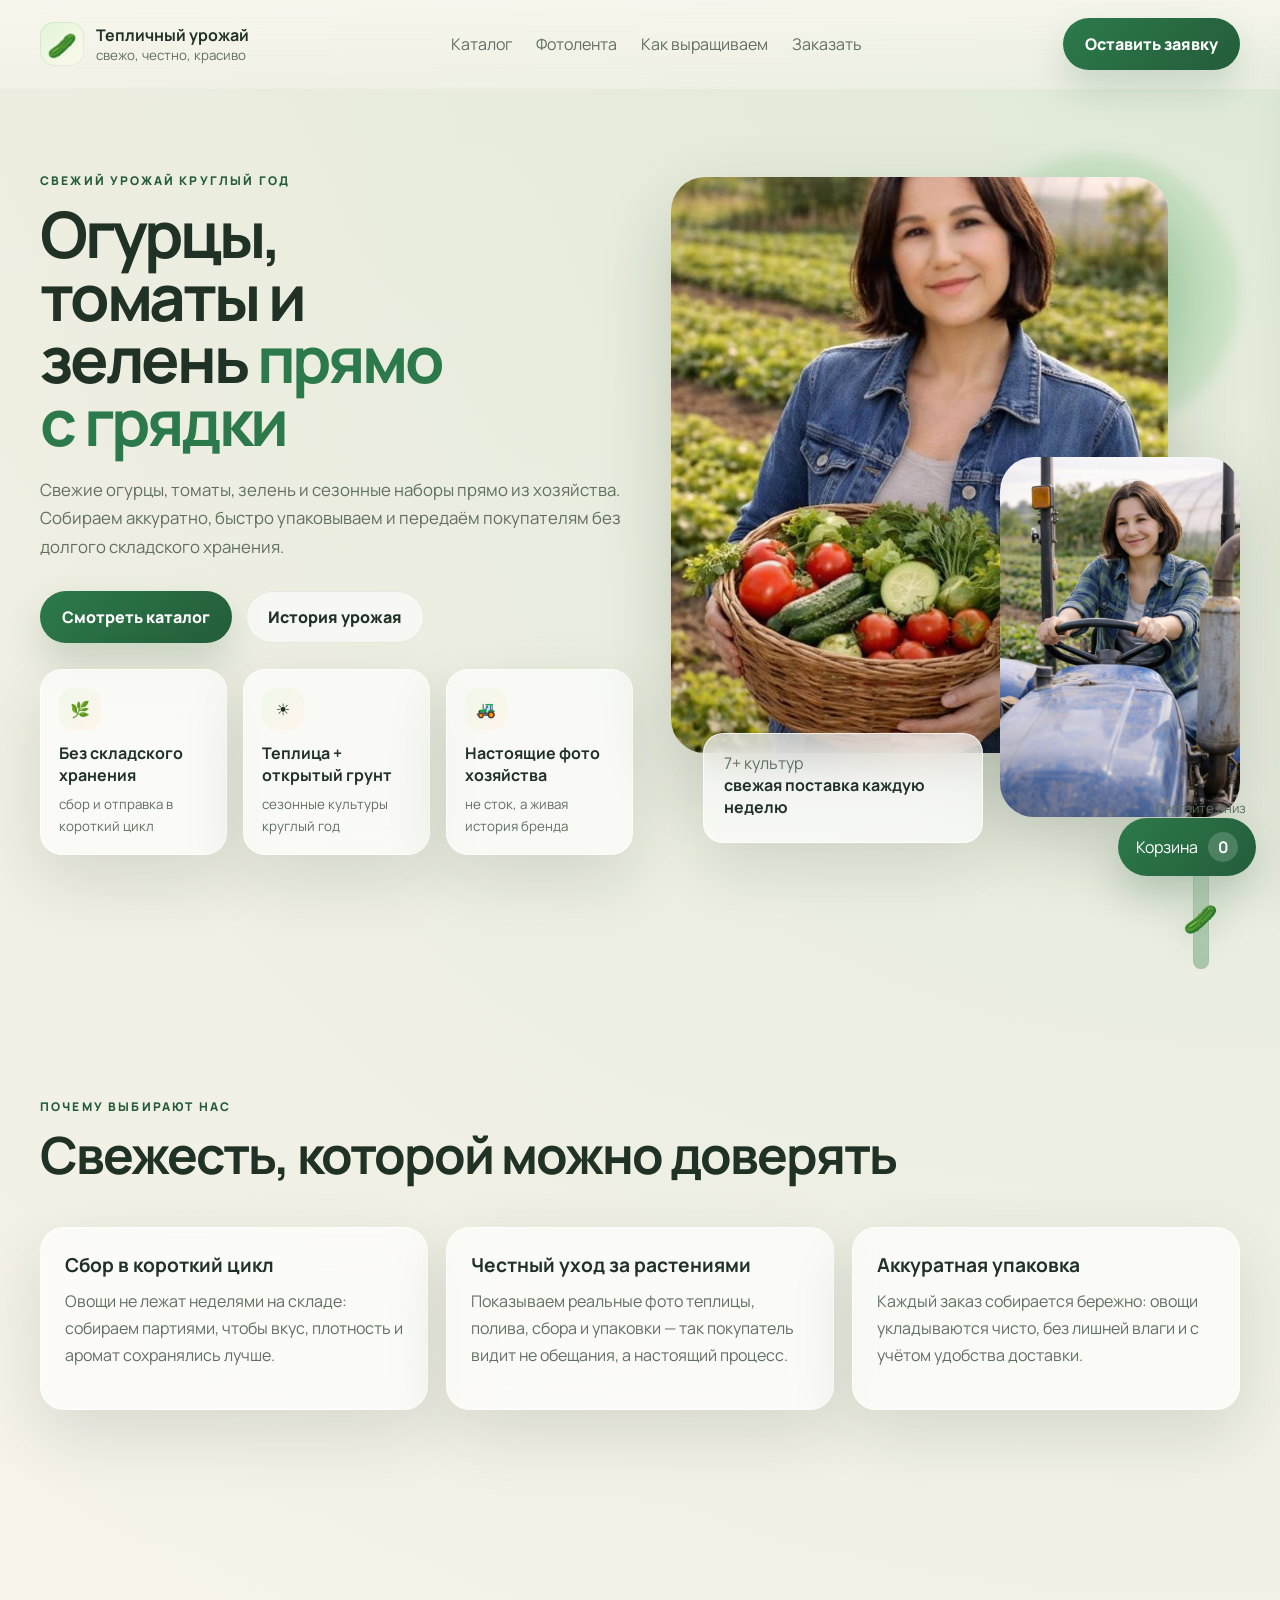
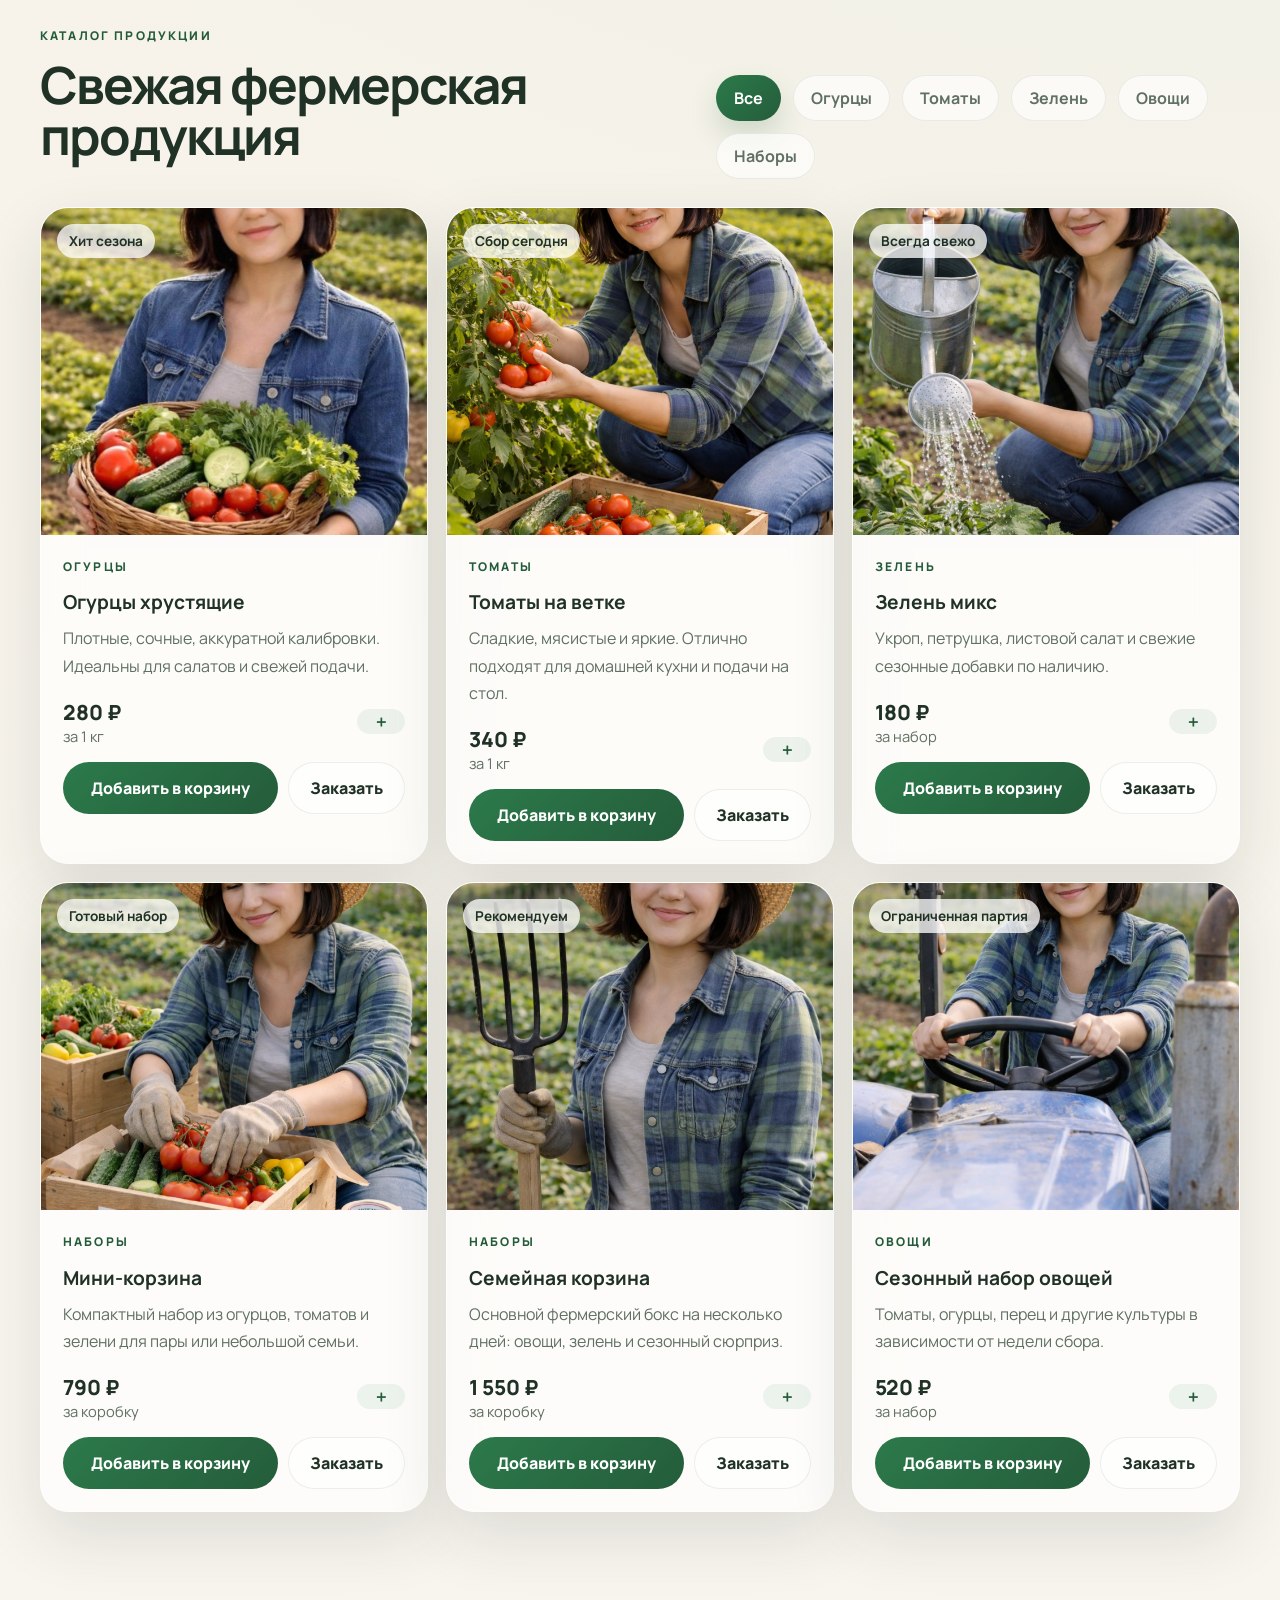
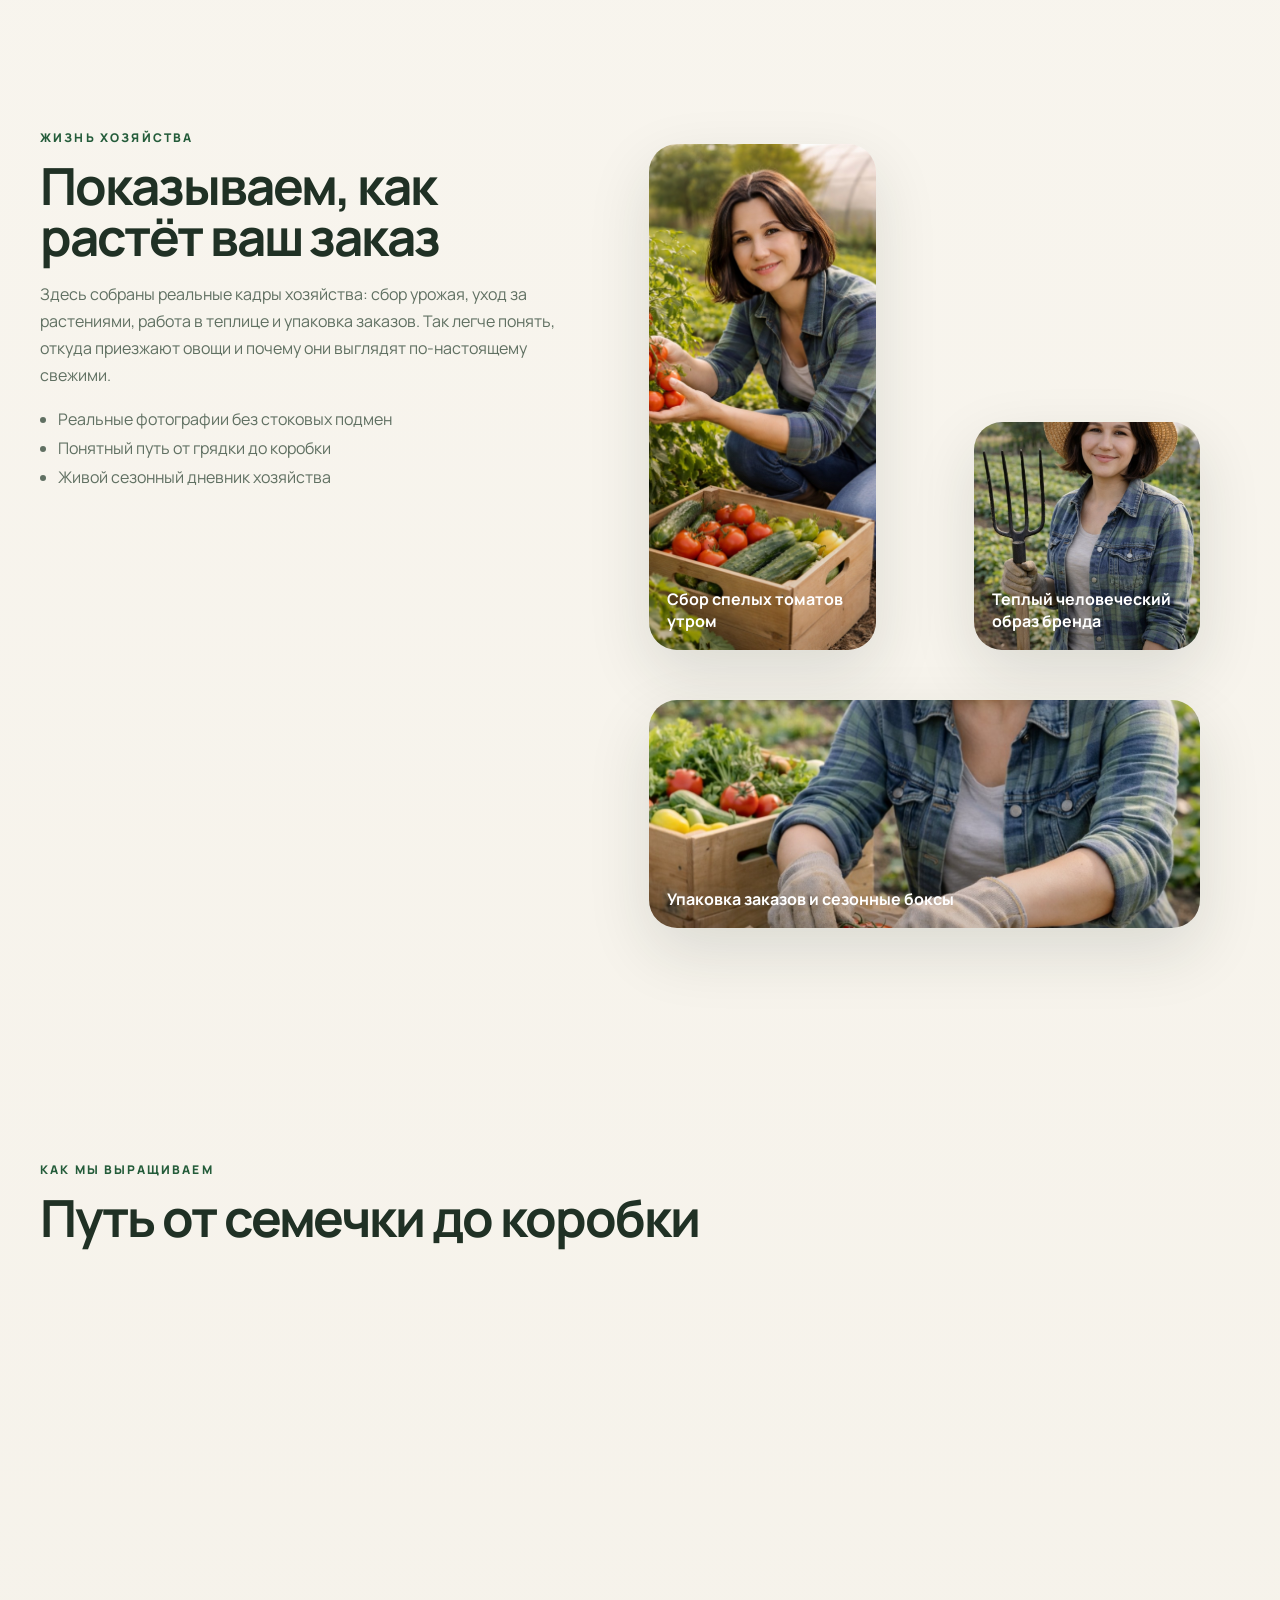
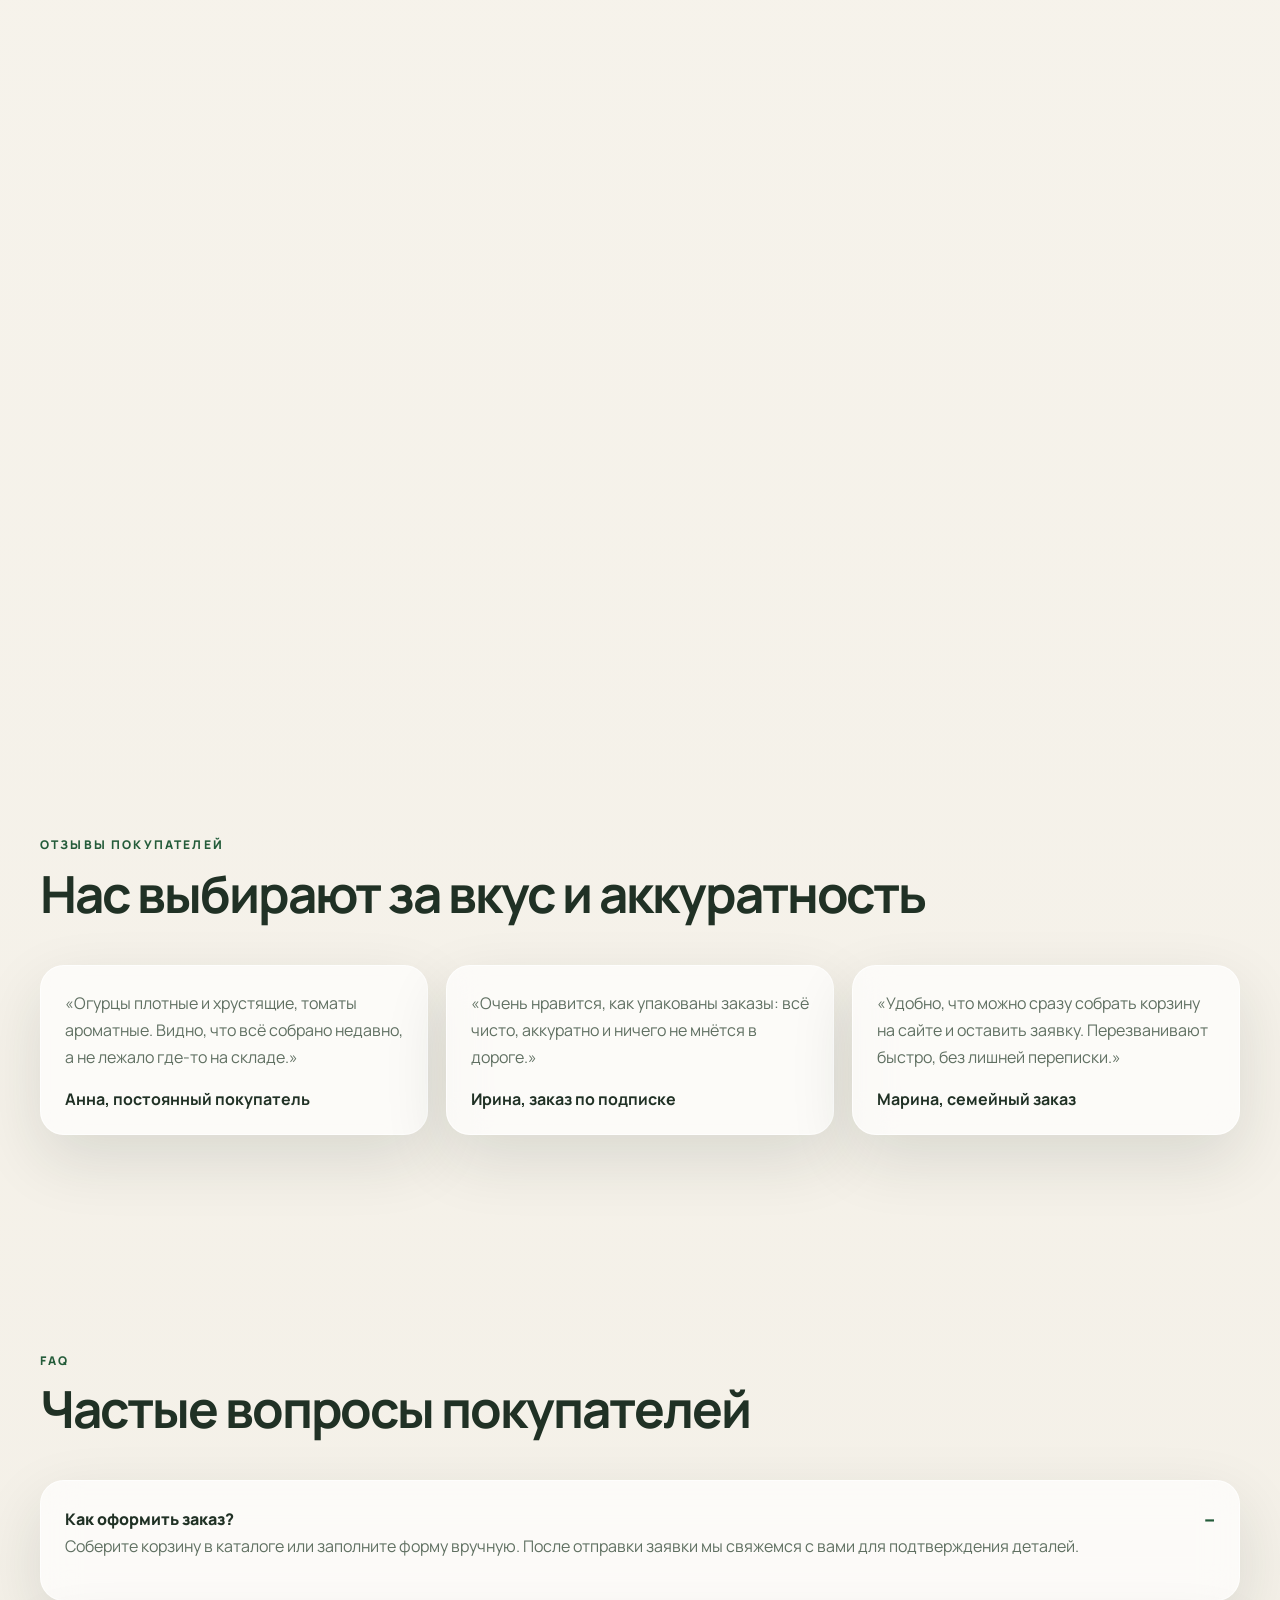
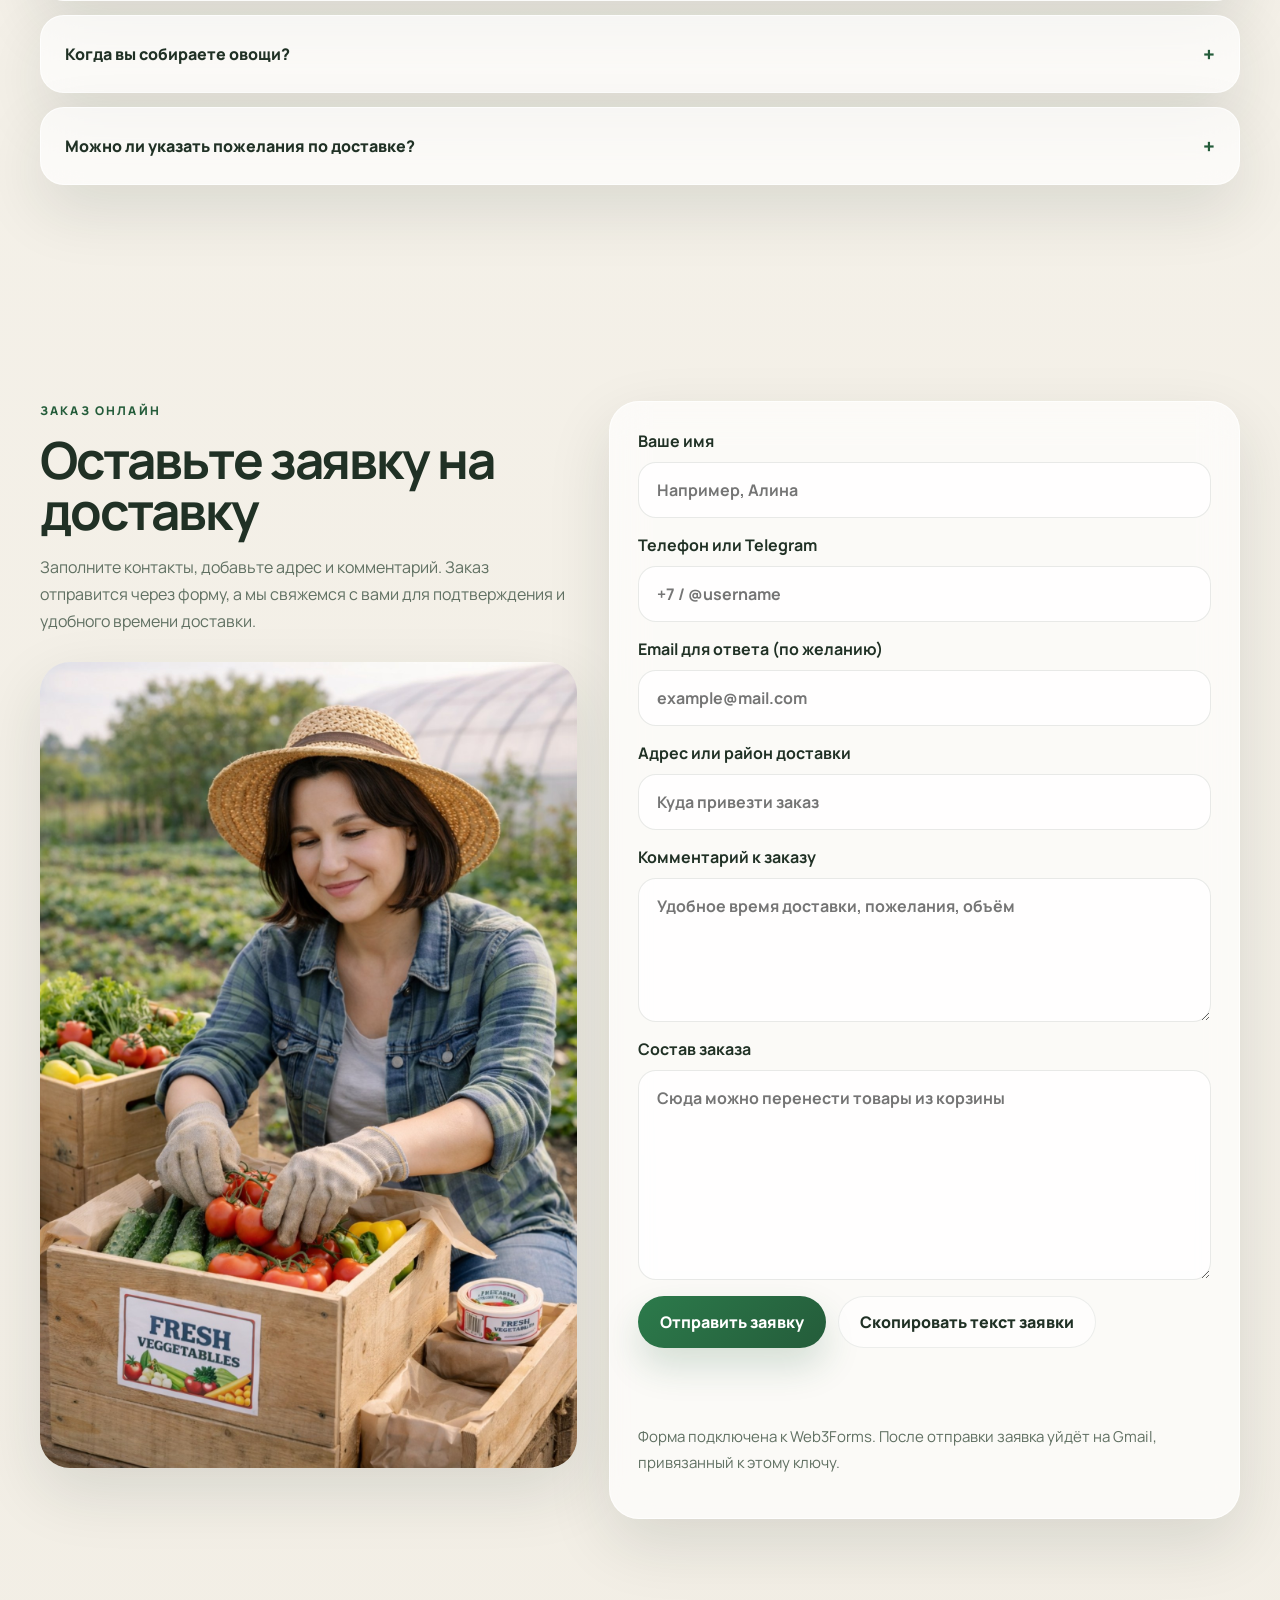
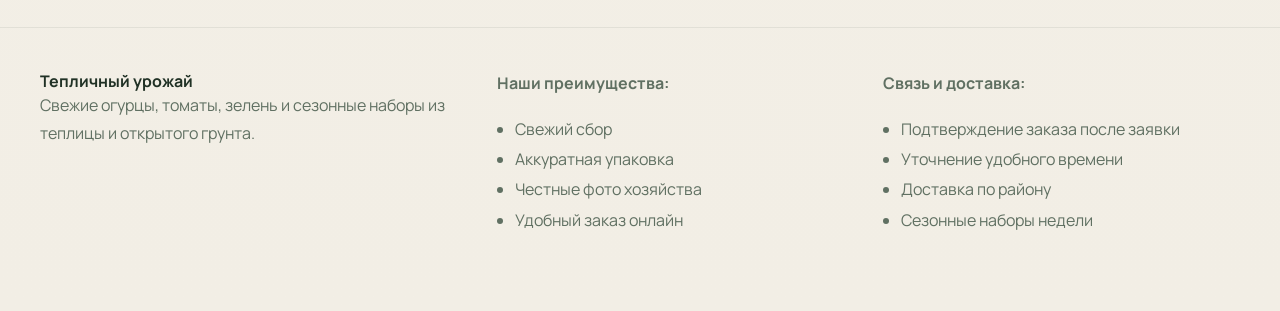
<file: index.html>
<!DOCTYPE html>
<html lang="ru">
<head>
  <meta charset="UTF-8" />
  <meta name="viewport" content="width=device-width, initial-scale=1.0" />
  <title>Тепличный урожай — фермерские огурцы и томаты</title>
  <meta name="description" content="Современный фермерский сайт для продажи огурцов, помидоров, зелени и сезонных наборов. Готов для GitHub Pages." />
  <meta name="theme-color" content="#245c3a" />
  <link rel="icon" type="image/svg+xml" href="assets/favicon.svg" />
  <link rel="preconnect" href="https://fonts.googleapis.com" />
  <link rel="preconnect" href="https://fonts.gstatic.com" crossorigin />
  <link href="https://fonts.googleapis.com/css2?family=Manrope:wght@400;500;600;700;800&display=swap" rel="stylesheet" />
  <link rel="stylesheet" href="styles.css" />
</head>
<body>
  <div class="noise"></div>
  <div class="cursor-cucumber" aria-hidden="true">
    <span class="cursor-dot"></span>
    <span class="cursor-body"></span>
  </div>

  <div class="cart-fab" id="cartFab" role="button" tabindex="0" aria-label="Открыть корзину">
    <span>Корзина</span>
    <strong id="cartCount">0</strong>
  </div>

  <aside class="cart-drawer" id="cartDrawer" aria-hidden="true">
    <div class="cart-drawer__header">
      <div>
        <p class="eyebrow">Онлайн-заказ</p>
        <h3>Ваша корзина</h3>
      </div>
      <button class="ghost-btn" id="closeCart" aria-label="Закрыть корзину">✕</button>
    </div>
    <div class="cart-drawer__body" id="cartItems"></div>
    <div class="cart-drawer__footer">
      <div class="cart-total">
        <span>Итого</span>
        <strong id="cartTotal">0 ₽</strong>
      </div>
      <button class="primary-btn full" id="fillOrder">Перенести в форму заказа</button>
      <button class="secondary-btn full" id="clearCart">Очистить корзину</button>
    </div>
  </aside>
  <div class="backdrop" id="backdrop"></div>

  <header class="site-header" id="top">
    <div class="container nav-shell">
      <a class="brand" href="#top">
        <span class="brand__icon">🥒</span>
        <span>
          <strong>Тепличный урожай</strong>
          <small>свежо, честно, красиво</small>
        </span>
      </a>
      <nav class="nav">
        <a href="#catalog">Каталог</a>
        <a href="#story">Фотолента</a>
        <a href="#process">Как выращиваем</a>
        <a href="#order">Заказать</a>
      </nav>
      <a class="nav-cta" href="#order">Оставить заявку</a>
    </div>
  </header>

  <main>
    <section class="hero section">
      <div class="container hero-grid">
        <div class="hero-copy reveal">
          <p class="eyebrow">свежий урожай круглый год</p>
          <h1>Огурцы, томаты и зелень <span>прямо с грядки</span></h1>
          <p class="hero-text">
            Свежие огурцы, томаты, зелень и сезонные наборы прямо из хозяйства.
            Собираем аккуратно, быстро упаковываем и передаём покупателям без долгого складского хранения.
          </p>

          <div class="hero-actions">
            <a class="primary-btn" href="#catalog">Смотреть каталог</a>
            <a class="secondary-btn" href="#story">История урожая</a>
          </div>

          <div class="hero-badges">
            <div class="badge floating" data-parallax="0.06">
              <span>🌿</span>
              <strong>Без складского хранения</strong>
              <small>сбор и отправка в короткий цикл</small>
            </div>
            <div class="badge floating" data-parallax="0.1">
              <span>☀️</span>
              <strong>Теплица + открытый грунт</strong>
              <small>сезонные культуры круглый год</small>
            </div>
            <div class="badge floating" data-parallax="0.08">
              <span>🚜</span>
              <strong>Настоящие фото хозяйства</strong>
              <small>не сток, а живая история бренда</small>
            </div>
          </div>
        </div>

        <div class="hero-visual reveal">
          <div class="hero-blob blob-1" data-parallax="0.12"></div>
          <div class="hero-blob blob-2" data-parallax="0.07"></div>
          <div class="hero-card hero-card--main" data-parallax="0.04">
            <img src="assets/images/hero-basket.jpg" alt="Фермер с корзиной свежих овощей" />
          </div>
          <div class="hero-card hero-card--side" data-parallax="0.12">
            <img src="assets/images/tractor.jpg" alt="Фермер за рулём трактора" />
          </div>
          <div class="hero-stat glass">
            <span>7+ культур</span>
            <strong>свежая поставка каждую неделю</strong>
          </div>
        </div>
      </div>
      <div class="hero-scroll-hint">
        <span>Листайте вниз</span>
        <button class="vine-track" id="vineTrack" type="button" aria-label="Прокрутить страницу"><i id="scrollCucumber">🥒</i></button>
      </div>
    </section>

    <section class="trust section">
      <div class="container trust-grid">
        <div class="section-heading reveal">
          <p class="eyebrow">почему выбирают нас</p>
          <h2>Свежесть, которой можно доверять</h2>
        </div>
        <div class="trust-cards">
          <article class="trust-card reveal">
            <h3>Сбор в короткий цикл</h3>
            <p>Овощи не лежат неделями на складе: собираем партиями, чтобы вкус, плотность и аромат сохранялись лучше.</p>
          </article>
          <article class="trust-card reveal">
            <h3>Честный уход за растениями</h3>
            <p>Показываем реальные фото теплицы, полива, сбора и упаковки — так покупатель видит не обещания, а настоящий процесс.</p>
          </article>
          <article class="trust-card reveal">
            <h3>Аккуратная упаковка</h3>
            <p>Каждый заказ собирается бережно: овощи укладываются чисто, без лишней влаги и с учётом удобства доставки.</p>
          </article>
        </div>
      </div>
    </section>

    <section class="catalog section" id="catalog">
      <div class="container">
        <div class="section-heading reveal row-between">
          <div>
            <p class="eyebrow">каталог продукции</p>
            <h2>Свежая фермерская продукция</h2>
          </div>
          <div class="catalog-filters" id="filters"></div>
        </div>
        <div class="product-grid" id="productGrid"></div>
      </div>
    </section>

    <section class="story section" id="story">
      <div class="container story-grid">
        <div class="story-copy sticky reveal">
          <p class="eyebrow">жизнь хозяйства</p>
          <h2>Показываем, как растёт ваш заказ</h2>
          <p>
            Здесь собраны реальные кадры хозяйства: сбор урожая, уход за растениями, работа в теплице и упаковка заказов.
            Так легче понять, откуда приезжают овощи и почему они выглядят по-настоящему свежими.
          </p>
          <ul class="feature-list">
            <li>Реальные фотографии без стоковых подмен</li>
            <li>Понятный путь от грядки до коробки</li>
            <li>Живой сезонный дневник хозяйства</li>
          </ul>
        </div>
        <div class="photo-wall">
          <figure class="photo-card tall reveal"><img src="assets/images/harvest-pick.jpg" alt="Сбор томатов на грядке" /><figcaption>Сбор спелых томатов утром</figcaption></figure>
          <figure class="photo-card reveal"><img src="assets/images/watering.jpg" alt="Полив растений на грядке" /><figcaption>Ручной полив и ежедневный уход</figcaption></figure>
          <figure class="photo-card reveal"><img src="assets/images/hat-fork.jpg" alt="Фермер в соломенной шляпе с вилами" /><figcaption>Теплый человеческий образ бренда</figcaption></figure>
          <figure class="photo-card wide reveal"><img src="assets/images/packing.jpg" alt="Упаковка свежих овощей в деревянные ящики" /><figcaption>Упаковка заказов и сезонные боксы</figcaption></figure>
        </div>
      </div>
    </section>

    <section class="process section" id="process">
      <div class="container">
        <div class="section-heading reveal">
          <p class="eyebrow">как мы выращиваем</p>
          <h2>Путь от семечки до коробки</h2>
        </div>

        <div class="process-grid">
          <article class="process-step reveal">
            <span>01</span>
            <h3>Посадка и контроль теплицы</h3>
            <p>Старт сезона начинается с аккуратной подготовки грунта и контроля микроклимата, чтобы овощи были ровными и плотными.</p>
          </article>
          <article class="process-step reveal">
            <span>02</span>
            <h3>Полив и ручной уход</h3>
            <p>Показываем на сайте честный процесс: полив, уход за растениями и ежедневный контроль качества без визуального шума.</p>
          </article>
          <article class="process-step reveal">
            <span>03</span>
            <h3>Сборка урожая</h3>
            <p>Съемка на грядке усиливает ощущение свежести. Это отлично работает в hero-блоках, stories и карточках сезонных наборов.</p>
          </article>
          <article class="process-step reveal">
            <span>04</span>
            <h3>Упаковка и доставка</h3>
            <p>Отдельный блок с аккуратной упаковкой повышает доверие: пользователю понятно, что он получит красивый и чистый заказ.</p>
          </article>
        </div>
      </div>
    </section>

    <section class="planner section">
      <div class="container planner-grid">
        <div class="planner-copy reveal">
          <p class="eyebrow">подбор набора</p>
          <h2>Подбор корзины недели</h2>
          <p>
            Необычный интерактивный блок: посетитель двигает ползунок и сразу видит,
            какая корзина подойдёт для семьи на 1–6 человек.
          </p>
          <div class="range-wrap">
            <label for="familyRange">Сколько человек в семье?</label>
            <input type="range" min="1" max="6" value="3" id="familyRange" />
          </div>
        </div>
        <div class="planner-card reveal">
          <div class="planner-top">
            <span class="planner-chip">Персональная рекомендация</span>
            <strong id="familyCount">3 человека</strong>
          </div>
          <h3 id="boxName">Семейная корзина</h3>
          <p id="boxDescription">Идеально для кухни на несколько дней: огурцы, томаты, зелень и сезонные овощи.</p>
          <ul id="boxList" class="planner-list"></ul>
          <div class="planner-price" id="boxPrice">1 550 ₽</div>
        </div>
      </div>
    </section>

    <section class="reviews section">
      <div class="container reviews-grid">
        <div class="section-heading reveal">
          <p class="eyebrow">отзывы покупателей</p>
          <h2>Нас выбирают за вкус и аккуратность</h2>
        </div>
        <div class="review-cards">
          <article class="review-card reveal">
            <p>«Огурцы плотные и хрустящие, томаты ароматные. Видно, что всё собрано недавно, а не лежало где-то на складе.»</p>
            <strong>Анна, постоянный покупатель</strong>
          </article>
          <article class="review-card reveal">
            <p>«Очень нравится, как упакованы заказы: всё чисто, аккуратно и ничего не мнётся в дороге.»</p>
            <strong>Ирина, заказ по подписке</strong>
          </article>
          <article class="review-card reveal">
            <p>«Удобно, что можно сразу собрать корзину на сайте и оставить заявку. Перезванивают быстро, без лишней переписки.»</p>
            <strong>Марина, семейный заказ</strong>
          </article>
        </div>
      </div>
    </section>

    <section class="faq section">
      <div class="container faq-grid">
        <div class="section-heading reveal">
          <p class="eyebrow">faq</p>
          <h2>Частые вопросы покупателей</h2>
        </div>
        <div class="faq-list">
          <details class="faq-item reveal" open>
            <summary>Как оформить заказ?</summary>
            <p>Соберите корзину в каталоге или заполните форму вручную. После отправки заявки мы свяжемся с вами для подтверждения деталей.</p>
          </details>
          <details class="faq-item reveal">
            <summary>Когда вы собираете овощи?</summary>
            <p>Основные партии собираются регулярно в течение недели. Поэтому в заказ обычно попадают овощи из свежего сбора.</p>
          </details>
          <details class="faq-item reveal">
            <summary>Можно ли указать пожелания по доставке?</summary>
            <p>Да, в форме есть поле комментария. Туда можно написать удобное время, ориентиры по адресу и пожелания к заказу.</p>
          </details>
        </div>
      </div>
    </section>

    <section class="order section" id="order">
      <div class="container order-grid">
        <div class="order-copy reveal">
          <p class="eyebrow">заказ онлайн</p>
          <h2>Оставьте заявку на доставку</h2>
          <p>
            Заполните контакты, добавьте адрес и комментарий. Заказ отправится через форму, а мы свяжемся с вами для подтверждения и удобного времени доставки.
          </p>
          <img class="order-photo" src="assets/images/packing.jpg" alt="Упаковка овощей в ящики" />
        </div>

        <form class="order-form reveal" id="orderForm" action="https://api.web3forms.com/submit" method="POST">
          <input type="hidden" name="access_key" value="9a50f274-35e6-46b4-806f-139985e07c92" />
          <input type="hidden" name="subject" value="Новый заказ с сайта Тепличный урожай" />
          <input type="hidden" name="from_name" value="Тепличный урожай" />
          <input type="hidden" name="site" value="Тепличный урожай" />
          <input type="checkbox" name="botcheck" class="botcheck" tabindex="-1" autocomplete="off" />
          <label>
            Ваше имя
            <input type="text" id="customerName" name="name" placeholder="Например, Алина" required />
          </label>
          <label>
            Телефон или Telegram
            <input type="text" id="customerContact" name="contact" placeholder="+7 / @username" required />
          </label>
          <label>
            Email для ответа (по желанию)
            <input type="email" id="customerEmail" name="email" placeholder="example@mail.com" />
          </label>
          <label>
            Адрес или район доставки
            <input type="text" id="customerAddress" name="address" placeholder="Куда привезти заказ" />
          </label>
          <label>
            Комментарий к заказу
            <textarea id="customerNote" name="note" rows="5" placeholder="Удобное время доставки, пожелания, объём"></textarea>
          </label>
          <label>
            Состав заказа
            <textarea id="orderSummary" name="order" rows="8" placeholder="Сюда можно перенести товары из корзины"></textarea>
          </label>

          <div class="form-actions">
            <button type="submit" class="primary-btn" id="submitOrder">Отправить заявку</button>
            <button type="button" class="secondary-btn" id="copyOrder">Скопировать текст заявки</button>
          </div>
          <p class="form-status" id="formStatus" role="status" aria-live="polite"></p>
          <p class="form-note">Форма подключена к Web3Forms. После отправки заявка уйдёт на Gmail, привязанный к этому ключу.</p>
        </form>
      </div>
    </section>
  </main>

  <footer class="site-footer">
    <div class="container footer-grid">
      <div>
        <strong>Тепличный урожай</strong>
        <p>Свежие огурцы, томаты, зелень и сезонные наборы из теплицы и открытого грунта.</p>
      </div>
      <div>
        <p><strong>Наши преимущества:</strong></p>
        <ul>
          <li>Свежий сбор</li>
          <li>Аккуратная упаковка</li>
          <li>Честные фото хозяйства</li>
          <li>Удобный заказ онлайн</li>
        </ul>
      </div>
      <div>
        <p><strong>Связь и доставка:</strong></p>
        <ul>
          <li>Подтверждение заказа после заявки</li>
          <li>Уточнение удобного времени</li>
          <li>Доставка по району</li>
          <li>Сезонные наборы недели</li>
        </ul>
      </div>
    </div>
  </footer>

  <script src="script.js"></script>
</body>
</html>
</file>
<file: styles.css>
:root {
  --bg: #f4f0e7;
  --bg-2: #fbf8f2;
  --surface: rgba(255, 255, 255, 0.7);
  --surface-strong: #ffffff;
  --text: #203125;
  --muted: #607062;
  --line: rgba(32, 49, 37, 0.08);
  --green: #2c7a4b;
  --green-dark: #245c3a;
  --green-soft: #d8ead7;
  --accent: #d96f3f;
  --accent-soft: #ffe5d8;
  --shadow: 0 24px 64px rgba(28, 44, 33, 0.12);
  --radius-xl: 34px;
  --radius-lg: 24px;
  --radius-md: 18px;
  --container: 1200px;
}

* {
  box-sizing: border-box;
}

html {
  scroll-behavior: smooth;
}

body {
  margin: 0;
  font-family: 'Manrope', system-ui, -apple-system, BlinkMacSystemFont, 'Segoe UI', sans-serif;
  background:
    radial-gradient(circle at top right, rgba(136, 207, 159, 0.2), transparent 24%),
    linear-gradient(180deg, #f5f0e5 0%, #f8f5ee 35%, #f2eee5 100%);
  color: var(--text);
  overflow-x: hidden;
}

body.cursor-enabled,
body.cursor-enabled a,
body.cursor-enabled button,
body.cursor-enabled input,
body.cursor-enabled textarea,
body.cursor-enabled summary {
  cursor: none;
}

img {
  max-width: 100%;
  display: block;
}

a {
  color: inherit;
  text-decoration: none;
}

button,
input,
textarea {
  font: inherit;
}

.container {
  width: min(var(--container), calc(100% - 32px));
  margin: 0 auto;
}

.section {
  position: relative;
  padding: 108px 0;
}

.noise {
  position: fixed;
  inset: 0;
  pointer-events: none;
  opacity: 0.04;
  background-image:
    radial-gradient(#1d2c1d 0.5px, transparent 0.5px),
    radial-gradient(#1d2c1d 0.5px, transparent 0.5px);
  background-position: 0 0, 10px 10px;
  background-size: 20px 20px;
  z-index: 2;
}

.eyebrow {
  margin: 0 0 12px;
  color: var(--green-dark);
  text-transform: uppercase;
  letter-spacing: 0.18em;
  font-size: 12px;
  font-weight: 800;
}

h1,
h2,
h3,
p,
ul {
  margin-top: 0;
}

h1 {
  font-size: clamp(3rem, 5vw, 5.4rem);
  line-height: 0.98;
  letter-spacing: -0.05em;
  max-width: 10ch;
  margin-bottom: 22px;
}

h1 span {
  color: var(--green);
}

h2 {
  font-size: clamp(2rem, 4vw, 3.5rem);
  line-height: 1;
  letter-spacing: -0.04em;
  margin-bottom: 18px;
}

h3 {
  font-size: 1.2rem;
  margin-bottom: 10px;
}

p {
  color: var(--muted);
  line-height: 1.7;
}

.site-header {
  position: sticky;
  top: 0;
  z-index: 20;
  padding: 18px 0;
  backdrop-filter: blur(18px);
  background: linear-gradient(180deg, rgba(250, 247, 240, 0.82), rgba(250, 247, 240, 0.4));
  border-bottom: 1px solid rgba(32, 49, 37, 0.04);
}

.nav-shell {
  display: flex;
  align-items: center;
  justify-content: space-between;
  gap: 20px;
}

.brand {
  display: flex;
  align-items: center;
  gap: 12px;
}

.brand__icon {
  width: 44px;
  height: 44px;
  display: grid;
  place-items: center;
  font-size: 24px;
  border-radius: 14px;
  background: linear-gradient(135deg, #e0f5d9, #fff9ec);
  box-shadow: inset 0 0 0 1px rgba(44, 122, 75, 0.1);
}

.brand strong {
  display: block;
  font-size: 1rem;
}

.brand small {
  display: block;
  color: var(--muted);
}

.nav {
  display: flex;
  gap: 24px;
  color: var(--muted);
}

.nav a {
  position: relative;
  padding: 8px 0;
}

.nav a::after {
  content: '';
  position: absolute;
  left: 0;
  bottom: 0;
  width: 100%;
  height: 2px;
  transform: scaleX(0);
  transform-origin: center;
  background: linear-gradient(90deg, var(--green), var(--accent));
  transition: transform 0.28s ease;
}

.nav a:hover::after,
.nav a:focus-visible::after {
  transform: scaleX(1);
}

.nav-cta,
.primary-btn,
.secondary-btn,
.ghost-btn {
  border: 0;
  border-radius: 999px;
  transition: transform 0.22s ease, box-shadow 0.22s ease, background 0.22s ease;
}

.nav-cta,
.primary-btn,
.secondary-btn {
  display: inline-flex;
  align-items: center;
  justify-content: center;
  gap: 10px;
  padding: 15px 22px;
  font-weight: 800;
}

.nav-cta,
.primary-btn {
  color: white;
  background: linear-gradient(135deg, var(--green), var(--green-dark));
  box-shadow: 0 18px 36px rgba(36, 92, 58, 0.18);
}

.secondary-btn {
  color: var(--text);
  background: rgba(255, 255, 255, 0.6);
  box-shadow: inset 0 0 0 1px rgba(32, 49, 37, 0.08);
}

.ghost-btn {
  width: 42px;
  height: 42px;
  background: rgba(32, 49, 37, 0.06);
}

.primary-btn:hover,
.secondary-btn:hover,
.nav-cta:hover,
.ghost-btn:hover,
.cart-fab:hover {
  transform: translateY(-2px);
}

.hero {
  padding-top: 56px;
  min-height: 100vh;
  display: grid;
  align-items: center;
}

.hero-grid {
  display: grid;
  grid-template-columns: 1.02fr 0.98fr;
  gap: 38px;
  align-items: center;
}

.hero-text {
  max-width: 60ch;
  font-size: 1.05rem;
}

.hero-actions {
  display: flex;
  flex-wrap: wrap;
  gap: 14px;
  margin: 30px 0 26px;
}

.hero-badges {
  display: grid;
  grid-template-columns: repeat(3, minmax(0, 1fr));
  gap: 16px;
}

.badge,
.trust-card,
.process-step,
.review-card,
.planner-card,
.order-form,
.cart-drawer,
.faq-item,
.product-card,
.glass {
  backdrop-filter: blur(18px);
  background: rgba(255, 255, 255, 0.68);
  border: 1px solid rgba(255, 255, 255, 0.7);
  box-shadow: var(--shadow);
}

.badge {
  padding: 18px;
  border-radius: 22px;
}

.badge span {
  display: inline-grid;
  place-items: center;
  width: 42px;
  height: 42px;
  border-radius: 14px;
  background: linear-gradient(135deg, #eff9eb, #fff4ea);
  margin-bottom: 12px;
}

.badge strong,
.hero-stat strong {
  display: block;
  margin-bottom: 6px;
}

.badge small,
.hero-stat span {
  color: var(--muted);
}

.hero-visual {
  position: relative;
  min-height: 720px;
}

.hero-card {
  position: absolute;
  overflow: hidden;
  border-radius: 34px;
  box-shadow: 0 30px 70px rgba(29, 46, 31, 0.18);
}

.hero-card::after,
.photo-card::after,
.order-photo::after {
  content: '';
  position: absolute;
  inset: auto 0 0 0;
  height: 45%;
  pointer-events: none;
  background: linear-gradient(180deg, transparent, rgba(0, 0, 0, 0.18));
}

.hero-card--main {
  inset: 24px 72px 120px 0;
}

.hero-card--side {
  width: 240px;
  right: 0;
  bottom: 56px;
  transform: rotate(8deg);
}

.hero-card img,
.photo-card img,
.order-photo {
  width: 100%;
  height: 100%;
  object-fit: cover;
}

.hero-stat {
  position: absolute;
  left: 32px;
  bottom: 30px;
  padding: 18px 20px;
  border-radius: 20px;
  max-width: 280px;
}

.hero-blob {
  position: absolute;
  border-radius: 50%;
  filter: blur(6px);
}

.blob-1 {
  width: 280px;
  height: 280px;
  right: 0;
  top: 0;
  background: radial-gradient(circle, rgba(145, 208, 149, 0.8), rgba(145, 208, 149, 0));
}

.blob-2 {
  width: 220px;
  height: 220px;
  left: 20px;
  bottom: 120px;
  background: radial-gradient(circle, rgba(255, 190, 143, 0.45), rgba(255, 190, 143, 0));
}

.hero-scroll-hint {
  position: absolute;
  right: 34px;
  bottom: 20px;
  display: flex;
  flex-direction: column;
  align-items: center;
  gap: 12px;
  color: var(--muted);
  font-size: 0.82rem;
}

.vine-track {
  position: relative;
  width: 16px;
  height: 140px;
  padding: 0;
  border: 0;
  border-radius: 999px;
  background: linear-gradient(180deg, rgba(44, 122, 75, 0.1), rgba(44, 122, 75, 0.35));
  box-shadow: inset 0 0 0 1px rgba(44, 122, 75, 0.08);
  appearance: none;
  cursor: pointer;
  touch-action: none;
}

.vine-track:hover {
  background: linear-gradient(180deg, rgba(44, 122, 75, 0.14), rgba(44, 122, 75, 0.42));
}

.vine-track:focus-visible {
  outline: 3px solid rgba(44, 122, 75, 0.18);
  outline-offset: 6px;
}

.vine-track i {
  position: absolute;
  left: 50%;
  transform: translate(-50%, 0);
  font-style: normal;
  font-size: 28px;
  filter: drop-shadow(0 8px 16px rgba(36, 92, 58, 0.25));
}

.section-heading.row-between {
  display: flex;
  align-items: end;
  justify-content: space-between;
  gap: 20px;
}

.trust-grid,
.reviews-grid,
.faq-grid {
  display: grid;
  gap: 28px;
}

.trust-cards,
.review-cards {
  display: grid;
  grid-template-columns: repeat(3, minmax(0, 1fr));
  gap: 18px;
}

.trust-card,
.review-card {
  padding: 24px;
  border-radius: var(--radius-lg);
}

.catalog-filters {
  display: flex;
  gap: 12px;
  flex-wrap: wrap;
}

.filter-btn {
  padding: 12px 18px;
  border: 0;
  border-radius: 999px;
  background: rgba(255,255,255,0.62);
  box-shadow: inset 0 0 0 1px rgba(32, 49, 37, 0.08);
  color: var(--muted);
  font-weight: 700;
}

.filter-btn.is-active {
  background: linear-gradient(135deg, var(--green), var(--green-dark));
  color: white;
  box-shadow: 0 14px 28px rgba(36, 92, 58, 0.18);
}

.product-grid {
  margin-top: 28px;
  display: grid;
  grid-template-columns: repeat(3, minmax(0, 1fr));
  gap: 18px;
}

.product-card {
  border-radius: 28px;
  overflow: hidden;
}

.product-media {
  position: relative;
  aspect-ratio: 1.18 / 1;
  overflow: hidden;
}

.product-media img {
  width: 100%;
  height: 100%;
  object-fit: cover;
  transition: transform 0.4s ease;
}

.product-card:hover .product-media img {
  transform: scale(1.06);
}

.product-tag {
  position: absolute;
  left: 16px;
  top: 16px;
  padding: 8px 12px;
  border-radius: 999px;
  background: rgba(255,255,255,0.76);
  font-size: 0.85rem;
  font-weight: 700;
}

.product-content {
  padding: 22px;
}

.product-meta {
  display: flex;
  justify-content: space-between;
  align-items: center;
  gap: 16px;
  margin: 18px 0 16px;
}

.product-price {
  font-size: 1.3rem;
  font-weight: 800;
  color: var(--text);
}

.product-unit {
  color: var(--muted);
  font-size: 0.92rem;
}

.product-actions {
  display: flex;
  gap: 10px;
}

.add-btn,
.qty-btn {
  border: 0;
  border-radius: 999px;
  font-weight: 800;
}

.add-btn {
  flex: 1;
  padding: 14px 16px;
  color: white;
  background: linear-gradient(135deg, var(--green), var(--green-dark));
}

.qty-btn {
  width: 48px;
  background: rgba(44, 122, 75, 0.08);
  color: var(--green-dark);
}

.story-grid,
.planner-grid,
.order-grid {
  display: grid;
  grid-template-columns: 0.92fr 1.08fr;
  gap: 32px;
  align-items: start;
}

.sticky {
  position: sticky;
  top: 110px;
}

.feature-list {
  padding-left: 18px;
  color: var(--muted);
  line-height: 1.8;
}

.photo-wall {
  display: grid;
  grid-template-columns: repeat(2, minmax(0, 1fr));
  grid-auto-rows: 260px;
  gap: 18px;
}

.photo-card {
  position: relative;
  overflow: hidden;
  border-radius: 28px;
  box-shadow: var(--shadow);
}

.photo-card img {
  width: 100%;
  height: 100%;
  object-fit: cover;
  transition: transform 0.45s ease;
}

.photo-card:hover img {
  transform: scale(1.05);
}

.photo-card figcaption {
  position: absolute;
  left: 18px;
  right: 18px;
  bottom: 18px;
  color: white;
  z-index: 1;
  font-weight: 700;
}

.photo-card.tall {
  grid-row: span 2;
}

.photo-card.wide {
  grid-column: span 2;
}

.process-grid {
  display: grid;
  grid-template-columns: repeat(4, minmax(0, 1fr));
  gap: 18px;
}

.process-step {
  padding: 26px;
  border-radius: 28px;
  position: relative;
  overflow: hidden;
}

.process-step::before {
  content: '';
  position: absolute;
  inset: 0;
  background: linear-gradient(180deg, rgba(216, 234, 215, 0.38), rgba(255,255,255,0));
  pointer-events: none;
}

.process-step span {
  display: inline-flex;
  width: 48px;
  height: 48px;
  align-items: center;
  justify-content: center;
  border-radius: 16px;
  background: white;
  color: var(--green-dark);
  font-weight: 800;
  margin-bottom: 18px;
}

.range-wrap {
  margin-top: 24px;
}

.range-wrap label {
  display: block;
  margin-bottom: 10px;
  font-weight: 700;
}

input[type='range'] {
  width: 100%;
  accent-color: var(--green);
}

.planner-card {
  padding: 26px;
  border-radius: 32px;
}

.planner-top {
  display: flex;
  justify-content: space-between;
  gap: 12px;
  align-items: center;
  margin-bottom: 18px;
}

.planner-chip {
  display: inline-flex;
  padding: 8px 12px;
  border-radius: 999px;
  background: var(--green-soft);
  color: var(--green-dark);
  font-weight: 800;
  font-size: 0.86rem;
}

.planner-list {
  padding-left: 18px;
  line-height: 1.9;
  color: var(--muted);
}

.planner-price {
  margin-top: 20px;
  font-size: clamp(1.8rem, 3vw, 2.6rem);
  font-weight: 800;
  color: var(--green-dark);
}

.faq-list {
  display: grid;
  gap: 14px;
}

.faq-item {
  padding: 24px;
  border-radius: 24px;
}

.faq-item summary {
  list-style: none;
  font-weight: 800;
  display: flex;
  align-items: center;
  justify-content: space-between;
}

.faq-item summary::-webkit-details-marker {
  display: none;
}

.faq-item summary::after {
  content: '+';
  font-size: 1.3rem;
  color: var(--green-dark);
}

.faq-item[open] summary::after {
  content: '–';
}

.order-photo {
  width: 100%;
  border-radius: 30px;
  margin-top: 26px;
  box-shadow: var(--shadow);
}

.order-form {
  padding: 28px;
  border-radius: 30px;
  display: grid;
  gap: 16px;
}

.order-form label {
  display: grid;
  gap: 10px;
  font-weight: 700;
}

.order-form input,
.order-form textarea {
  width: 100%;
  border: 1px solid rgba(32, 49, 37, 0.1);
  background: rgba(255,255,255,0.78);
  border-radius: 18px;
  padding: 16px 18px;
  color: var(--text);
  resize: vertical;
}

.order-form input:focus,
.order-form textarea:focus {
  outline: 2px solid rgba(44, 122, 75, 0.2);
  border-color: rgba(44, 122, 75, 0.35);
}

.form-actions {
  display: flex;
  flex-wrap: wrap;
  gap: 12px;
}

.form-note {
  font-size: 0.94rem;
}

.site-footer {
  padding: 42px 0 60px;
  border-top: 1px solid rgba(32, 49, 37, 0.08);
}

.footer-grid {
  display: grid;
  grid-template-columns: 1.2fr 1fr 1fr;
  gap: 28px;
}

.footer-grid ul {
  padding-left: 18px;
  color: var(--muted);
  line-height: 1.9;
}

.cart-fab {
  position: fixed;
  right: 24px;
  bottom: 24px;
  z-index: 28;
  display: flex;
  align-items: center;
  gap: 10px;
  padding: 14px 18px;
  border-radius: 999px;
  color: white;
  background: linear-gradient(135deg, var(--green), var(--green-dark));
  box-shadow: 0 20px 44px rgba(36, 92, 58, 0.26);
}

.cart-fab strong {
  display: inline-grid;
  place-items: center;
  width: 30px;
  height: 30px;
  border-radius: 999px;
  background: rgba(255,255,255,0.18);
}

.cart-drawer {
  position: fixed;
  top: 16px;
  right: 16px;
  bottom: 16px;
  width: min(420px, calc(100% - 32px));
  z-index: 32;
  border-radius: 30px;
  padding: 22px;
  transform: translateX(110%);
  transition: transform 0.35s ease;
  display: flex;
  flex-direction: column;
}

.cart-drawer.is-open {
  transform: translateX(0);
}

.cart-drawer__header,
.cart-drawer__footer,
.cart-row {
  display: flex;
  justify-content: space-between;
  gap: 14px;
}

.cart-drawer__body {
  flex: 1;
  overflow: auto;
  margin: 18px 0;
  display: grid;
  gap: 10px;
}

.cart-row {
  align-items: center;
  padding: 14px;
  border-radius: 18px;
  background: rgba(255,255,255,0.56);
  box-shadow: inset 0 0 0 1px rgba(32,49,37,0.06);
}

.cart-row strong {
  display: block;
}

.cart-row small,
.empty-cart {
  color: var(--muted);
}

.cart-row__controls {
  display: flex;
  align-items: center;
  gap: 8px;
}

.cart-total {
  display: flex;
  justify-content: space-between;
  margin-bottom: 14px;
  font-size: 1.08rem;
}

.full {
  width: 100%;
}

.backdrop {
  position: fixed;
  inset: 0;
  background: rgba(20, 28, 18, 0.2);
  backdrop-filter: blur(6px);
  opacity: 0;
  pointer-events: none;
  z-index: 31;
  transition: opacity 0.25s ease;
}

.backdrop.is-visible {
  opacity: 1;
  pointer-events: auto;
}

.cursor-cucumber {
  position: fixed;
  left: 0;
  top: 0;
  width: 60px;
  height: 60px;
  pointer-events: none;
  transform: translate(-999px, -999px);
  z-index: 40;
  will-change: transform;
}

.cursor-dot {
  position: absolute;
  left: 28px;
  top: 28px;
  width: 8px;
  height: 8px;
  border-radius: 999px;
  background: rgba(255,255,255,0.85);
  box-shadow: 0 0 0 5px rgba(36, 92, 58, 0.22);
}

.cursor-body {
  position: absolute;
  left: 14px;
  top: 12px;
  width: 36px;
  height: 18px;
  border-radius: 999px;
  background: linear-gradient(90deg, #4aa05b, #2d8448 58%, #1f6636);
  transform: rotate(-22deg);
  box-shadow: 0 10px 24px rgba(36, 92, 58, 0.25);
}

.cursor-body::before {
  content: '';
  position: absolute;
  left: 4px;
  right: 4px;
  top: 4px;
  bottom: 4px;
  border-radius: 999px;
  background: repeating-linear-gradient(90deg, rgba(255,255,255,0.18), rgba(255,255,255,0.18) 2px, transparent 2px, transparent 7px);
  opacity: 0.55;
}

.reveal {
  opacity: 0;
  transform: translateY(24px);
  transition: opacity 0.75s ease, transform 0.75s ease;
}

.reveal.is-visible {
  opacity: 1;
  transform: translateY(0);
}

@media (max-width: 1120px) {
  .hero-grid,
  .story-grid,
  .planner-grid,
  .order-grid,
  .footer-grid,
  .trust-cards,
  .review-cards,
  .process-grid,
  .product-grid {
    grid-template-columns: repeat(2, minmax(0, 1fr));
  }

  .hero-badges {
    grid-template-columns: 1fr;
  }

  .hero-visual {
    min-height: 620px;
  }
}

@media (max-width: 880px) {
  .nav {
    display: none;
  }

  .hero,
  .section {
    padding: 88px 0;
  }

  .hero-grid,
  .story-grid,
  .planner-grid,
  .order-grid,
  .process-grid,
  .trust-cards,
  .review-cards,
  .product-grid,
  .footer-grid {
    grid-template-columns: 1fr;
  }

  .hero-visual {
    min-height: 520px;
  }

  .hero-card--main {
    inset: 0 48px 100px 0;
  }

  .hero-card--side {
    width: 180px;
  }

  .hero-scroll-hint {
    display: none;
  }

  .section-heading.row-between {
    align-items: start;
    flex-direction: column;
  }

  .photo-wall {
    grid-auto-rows: 240px;
  }

  .sticky {
    position: static;
  }
}

@media (max-width: 640px) {
  .site-header {
    padding: 14px 0;
  }

  .nav-cta {
    display: none;
  }

  .brand small {
    display: none;
  }

  .container {
    width: min(var(--container), calc(100% - 20px));
  }

  h1 {
    font-size: clamp(2.5rem, 12vw, 4.2rem);
  }

  h2 {
    font-size: clamp(1.9rem, 9vw, 2.8rem);
  }

  .hero-actions,
  .form-actions,
  .product-actions {
    flex-direction: column;
  }

  .hero-visual {
    min-height: 430px;
  }

  .hero-card--main {
    inset: 0 32px 94px 0;
  }

  .hero-card--side {
    width: 140px;
    bottom: 36px;
  }

  .hero-stat {
    left: 16px;
    right: 16px;
    bottom: 16px;
    max-width: none;
  }

  .photo-wall {
    grid-template-columns: 1fr;
    grid-auto-rows: 260px;
  }

  .photo-card.tall,
  .photo-card.wide {
    grid-column: auto;
    grid-row: auto;
  }

  .cart-fab {
    right: 14px;
    bottom: 14px;
  }
}


.botcheck {
  display: none !important;
}

.form-status {
  min-height: 1.4em;
  margin-top: 0.35rem;
  font-weight: 600;
  color: #5a685d;
}

.form-status.is-pending {
  color: #6d6a36;
}

.form-status.is-success {
  color: #245c3a;
}

.form-status.is-error {
  color: #a33b3b;
}
</file>
